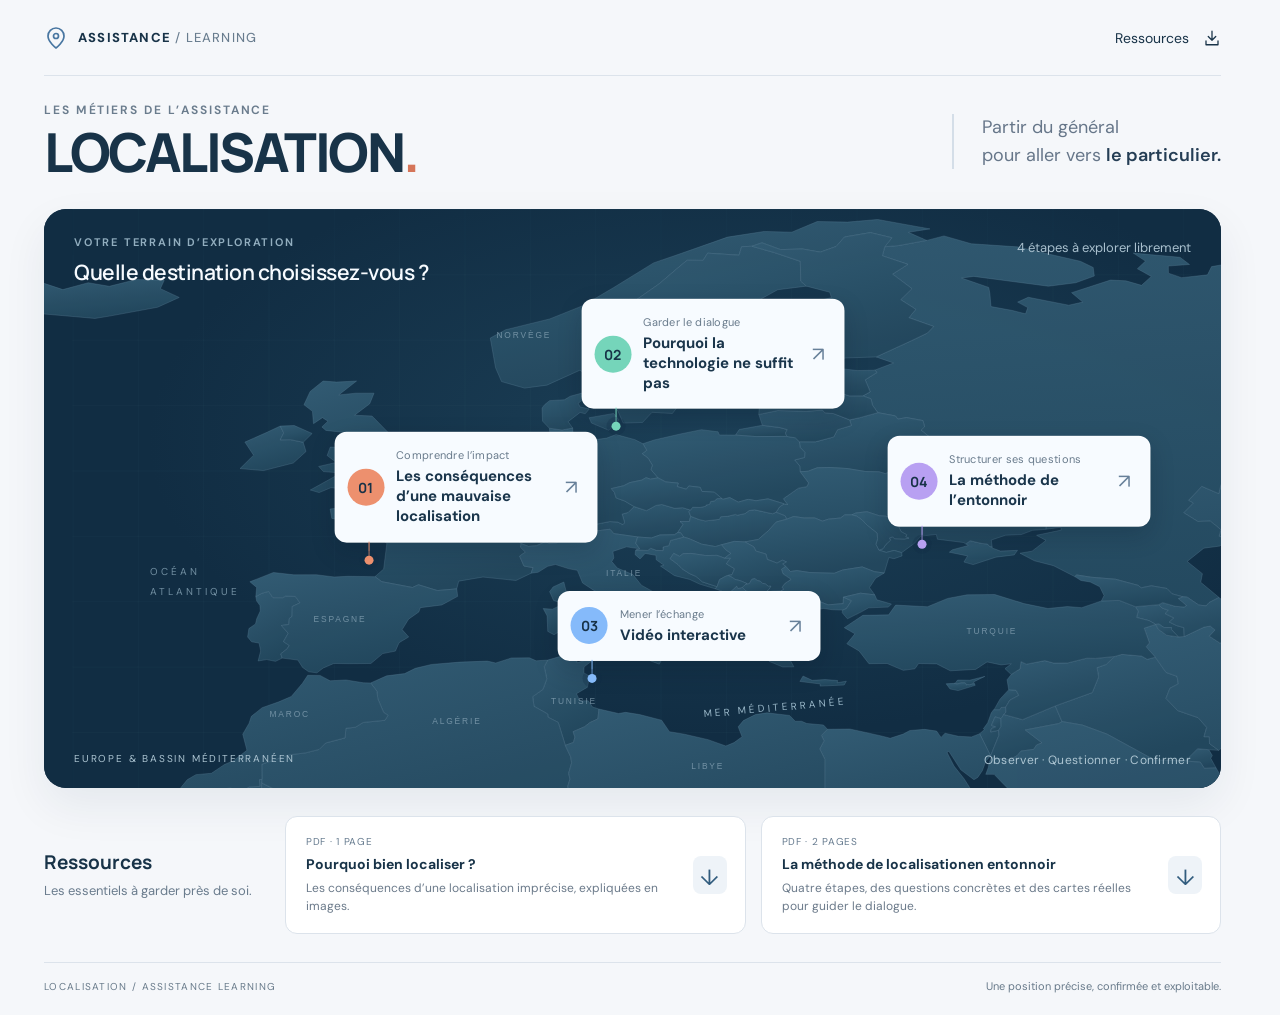
<file: index.html>
<!doctype html>
<html lang="fr"><head><meta charset="utf-8"><meta name="viewport" content="width=device-width,initial-scale=1"><meta name="theme-color" content="#112d43"><meta name="description" content="Explorez la localisation dans les métiers de l’assistance : les enjeux, les outils, la vidéo interactive et la méthode de l’entonnoir."><title>LOCALISATION — Explorer, questionner, confirmer</title><link rel="stylesheet" href="atlas.css?v=explorer-20260926"></head><body>
<a class="skip" href="#carte">Accéder à la carte</a><header class="masthead shell"><a class="brand" href="./"><svg viewBox="0 0 24 24" fill="none" stroke="currentColor" stroke-width="1.7" stroke-linecap="round" stroke-linejoin="round" aria-hidden="true"><path d="M20 10c0 6-8 12-8 12S4 16 4 10a8 8 0 1 1 16 0Z"/><circle cx="12" cy="10" r="2.5"/></svg><span>ASSISTANCE<span class="brand-light"> / LEARNING</span></span></a><a class="resource-link" href="#documents">Ressources <svg viewBox="0 0 24 24" fill="none" stroke="currentColor" stroke-width="1.7" stroke-linecap="round" stroke-linejoin="round" aria-hidden="true"><path d="M12 3v12m-5-5 5 5 5-5M4 16v5h16v-5"/></svg></a></header>
<main class="shell"><section class="hero"><div><p class="eyebrow">LES MÉTIERS DE L’ASSISTANCE</p><h1>LOCALISATION<span>.</span></h1></div><p>Partir du général <br>pour aller vers <strong>le particulier.</strong></p></section>
<section class="atlas" id="carte" aria-labelledby="atlas-title"><div class="atlas-top"><div><p class="eyebrow">VOTRE TERRAIN D’EXPLORATION</p><h2 id="atlas-title">Quelle destination choisissez-vous ?</h2></div><span class="atlas-instruction">4 étapes à explorer librement</span></div><div class="map-surface"><img class="map-geography" src="images/europe-mediterranee.svg" width="1200" height="620" alt="Carte stylisée de l’Europe et du bassin méditerranéen, avec l’Afrique du Nord."><svg class="flight-map" viewBox="0 0 1200 620" aria-hidden="true"><path id="flight-path" d="M180 420 Q250 270 336 298"/><g id="airplane"><path class="aircraft-silhouette" transform="rotate(90) translate(-11.5 -12)" d="M21 16v-2l-8-5V3.5C13 2.67 12.33 2 11.5 2S10 2.67 10 3.5V9l-8 5v2l8-2.5V19l-2 1.5V22l3.5-1 3.5 1v-1.5L13 19v-5.5z"/></g></svg><span class="sea-label">MER MÉDITERRANÉE</span><span class="ocean-label">OCÉAN<br>ATLANTIQUE</span><button class="destination coral" aria-label="Les conséquences d’une mauvaise localisation" data-open="consequences" style="--x:28%;--y:48%" aria-haspopup="dialog"><span class="flight-anchor" aria-hidden="true"></span><span class="marker">01</span><span class="destination-label"><small>Comprendre l’impact</small><strong>Les conséquences d’une mauvaise localisation</strong></span><span class="destination-arrow">↗</span></button><button class="destination mint" aria-label="Pourquoi la technologie ne suffit pas" data-open="technologie" style="--x:49%;--y:25%" aria-haspopup="dialog"><span class="flight-anchor" aria-hidden="true"></span><span class="marker">02</span><span class="destination-label"><small>Garder le dialogue</small><strong>Pourquoi la technologie ne suffit pas</strong></span><span class="destination-arrow">↗</span></button><button class="destination blue" aria-label="Vidéo interactive" data-open="video" style="--x:47%;--y:72%" aria-haspopup="dialog"><span class="flight-anchor" aria-hidden="true"></span><span class="marker">03</span><span class="destination-label"><small>Mener l’échange</small><strong>Vidéo interactive</strong></span><span class="destination-arrow">↗</span></button><button class="destination purple" aria-label="La méthode de l’entonnoir" data-open="methode" style="--x:75%;--y:47%" aria-haspopup="dialog"><span class="flight-anchor" aria-hidden="true"></span><span class="marker">04</span><span class="destination-label"><small>Structurer ses questions</small><strong>La méthode de l’entonnoir</strong></span><span class="destination-arrow">↗</span></button><div class="map-bottom"><span>EUROPE & BASSIN MÉDITERRANÉEN</span><span>Observer · Questionner · Confirmer</span></div></div></section><nav class="mobile-nav" aria-label="Choisir une destination"><button class="mobile-destination coral" data-open="consequences" aria-haspopup="dialog"><span class="flight-anchor" aria-hidden="true"></span><span class="marker">01</span><strong>Les conséquences d’une mauvaise localisation</strong><span>↗</span></button><button class="mobile-destination mint" data-open="technologie" aria-haspopup="dialog"><span class="flight-anchor" aria-hidden="true"></span><span class="marker">02</span><strong>Pourquoi la technologie ne suffit pas</strong><span>↗</span></button><button class="mobile-destination blue" data-open="video" aria-haspopup="dialog"><span class="flight-anchor" aria-hidden="true"></span><span class="marker">03</span><strong>Vidéo interactive</strong><span>↗</span></button><button class="mobile-destination purple" data-open="methode" aria-haspopup="dialog"><span class="flight-anchor" aria-hidden="true"></span><span class="marker">04</span><strong>La méthode de l’entonnoir</strong><span>↗</span></button></nav>
<section class="resources" id="documents" aria-labelledby="documents-title"><div class="resources-heading"><h2 id="documents-title">Ressources</h2><p>Les essentiels à garder près de soi.</p></div><div class="document-grid"><article class="document-card"><div class="doc-meta"><span>LES ENJEUX</span><span>PDF · 1 PAGE</span></div><div class="doc-art doc-art-lines" aria-hidden="true"><span></span><span></span><span></span></div><h3>Pourquoi bien localiser ?</h3><p>Les conséquences d’une localisation imprécise, expliquées en images.</p><a href="documents/pourquoi-bien-localiser.pdf?v=illustre-20260913" download>Télécharger le PDF <span aria-hidden="true">↓</span><span class="sr-only"> : Pourquoi bien localiser ?</span></a></article><article class="document-card"><div class="doc-meta"><span>LA FICHE RÉFLEXE</span><span>PDF · 2 PAGES</span></div><div class="doc-art doc-art-funnel" aria-hidden="true"><span></span><span></span><span></span><span></span></div><h3>La méthode de localisation<br>en entonnoir</h3><p>Quatre étapes, des questions concrètes et des cartes réelles pour guider le dialogue.</p><a href="documents/methode-entonnoir.pdf?v=campagne-20260914" download>Télécharger le PDF <span aria-hidden="true">↓</span><span class="sr-only"> : La méthode de localisation en entonnoir</span></a></article></div></section></main>
<footer class="shell"><span>LOCALISATION / ASSISTANCE LEARNING</span><p>Une position précise, confirmée et exploitable.</p></footer><dialog id="consequences" class="module-dialog coral" aria-labelledby="title-consequences"><header class="dialog-header"><div><span class="dialog-number">01 / EXPLORER</span><h2 id="title-consequences">Les conséquences d’une mauvaise localisation</h2></div><button class="close-dialog" aria-label="Revenir à la carte"><svg viewBox="0 0 24 24" fill="none" stroke="currentColor" stroke-width="1.7" stroke-linecap="round" stroke-linejoin="round" aria-hidden="true"><path d="m6 6 12 12M6 18 18 6"/></svg><span>La carte</span></button></header><div class="dialog-content"><div class="impact-intro"><div><p class="eyebrow">UNE IMPRÉCISION AU DÉPART</p><h3>Le client est ici.<br>Le dépanneur cherche ailleurs.</h3><p>Une mauvaise intervention ou un déplacement inutile peut désorganiser tout le dossier.</p></div><figure><img src="images/explorer/time.webp" alt="Un client en panne et une dépanneuse qui le cherche sur une autre aire de stationnement." width="1536" height="1024" loading="lazy"><figcaption>Une même intervention. Deux lieux différents.</figcaption></figure></div><ol class="domino-flow" aria-label="Conséquences possibles d’une localisation imprécise"><li class="domino domino-0"><img class="explorer-art" src="images/explorer/time.webp" width="600" height="400" alt="" loading="lazy"><div class="domino-top"><span class="icon-disc"><!-- @license lucide-static v0.468.0 - ISC -->
<svg aria-hidden="true" focusable="false"   class="lucide lucide-timer"
  xmlns="http://www.w3.org/2000/svg"
  width="24"
  height="24"
  viewBox="0 0 24 24"
  fill="none"
  stroke="currentColor"
  stroke-width="2"
  stroke-linecap="round"
  stroke-linejoin="round"
>
  <line x1="10" x2="14" y1="2" y2="2" />
  <line x1="12" x2="15" y1="14" y2="11" />
  <circle cx="12" cy="14" r="8" />
</svg>
</span><span class="effect-tag">TEMPS</span></div><h3>L’attente s’allonge.</h3><p>Le dépanneur cherche le client ou se rend au mauvais endroit.</p><p class="domino-result">Le délai d’intervention augmente.</p></li><li class="domino domino-1"><img class="explorer-art" src="images/explorer/costs.webp" width="600" height="400" alt="" loading="lazy"><div class="domino-top"><span class="icon-disc"><!-- @license lucide-static v0.468.0 - ISC -->
<svg aria-hidden="true" focusable="false"   class="lucide lucide-euro"
  xmlns="http://www.w3.org/2000/svg"
  width="24"
  height="24"
  viewBox="0 0 24 24"
  fill="none"
  stroke="currentColor"
  stroke-width="2"
  stroke-linecap="round"
  stroke-linejoin="round"
>
  <path d="M4 10h12" />
  <path d="M4 14h9" />
  <path d="M19 6a7.7 7.7 0 0 0-5.2-2A7.9 7.9 0 0 0 6 12c0 4.4 3.5 8 7.8 8 2 0 3.8-.8 5.2-2" />
</svg>
</span><span class="effect-tag">COÛTS</span></div><h3>Le dossier coûte plus.</h3><p>Déplacement inutile facturé, prestations supplémentaires, gestes commerciaux…</p><p class="domino-result">Des coûts évitables peuvent s’ajouter.</p></li><li class="domino domino-2"><img class="explorer-art" src="images/explorer/client.webp" width="600" height="400" alt="" loading="lazy"><div class="domino-top"><span class="icon-disc"><!-- @license lucide-static v0.468.0 - ISC -->
<svg aria-hidden="true" focusable="false"   class="lucide lucide-phone-call"
  xmlns="http://www.w3.org/2000/svg"
  width="24"
  height="24"
  viewBox="0 0 24 24"
  fill="none"
  stroke="currentColor"
  stroke-width="2"
  stroke-linecap="round"
  stroke-linejoin="round"
>
  <path d="M22 16.92v3a2 2 0 0 1-2.18 2 19.79 19.79 0 0 1-8.63-3.07 19.5 19.5 0 0 1-6-6 19.79 19.79 0 0 1-3.07-8.67A2 2 0 0 1 4.11 2h3a2 2 0 0 1 2 1.72 12.84 12.84 0 0 0 .7 2.81 2 2 0 0 1-.45 2.11L8.09 9.91a16 16 0 0 0 6 6l1.27-1.27a2 2 0 0 1 2.11-.45 12.84 12.84 0 0 0 2.81.7A2 2 0 0 1 22 16.92z" />
  <path d="M14.05 2a9 9 0 0 1 8 7.94" />
  <path d="M14.05 6A5 5 0 0 1 18 10" />
</svg>
</span><span class="effect-tag">EXPÉRIENCE CLIENT</span></div><h3>Le client rappelle.</h3><p>L’attente crée de la frustration. Le client recontacte l’assistance.</p><p class="domino-result">L’expérience client se dégrade.</p></li><li class="domino domino-3"><img class="explorer-art" src="images/explorer/operations.webp" width="600" height="400" alt="" loading="lazy"><div class="domino-top"><span class="icon-disc"><!-- @license lucide-static v0.468.0 - ISC -->
<svg aria-hidden="true" focusable="false"   class="lucide lucide-truck"
  xmlns="http://www.w3.org/2000/svg"
  width="24"
  height="24"
  viewBox="0 0 24 24"
  fill="none"
  stroke="currentColor"
  stroke-width="2"
  stroke-linecap="round"
  stroke-linejoin="round"
>
  <path d="M14 18V6a2 2 0 0 0-2-2H4a2 2 0 0 0-2 2v11a1 1 0 0 0 1 1h2" />
  <path d="M15 18H9" />
  <path d="M19 18h2a1 1 0 0 0 1-1v-3.65a1 1 0 0 0-.22-.624l-3.48-4.35A1 1 0 0 0 17.52 8H14" />
  <circle cx="17" cy="18" r="2" />
  <circle cx="7" cy="18" r="2" />
</svg></span><span class="effect-tag">OPÉRATIONS</span></div><h3>Les appels s’accumulent.</h3><p>Davantage d’appels mobilisent davantage de chargés d’assistance.</p><p class="domino-result">La fluidité opérationnelle diminue.</p></li></ol><p class="takeaway coral-takeaway">Perte de temps → délais allongés → insatisfaction → nouveaux appels.<br><strong>Les coûts et la charge opérationnelle peuvent s’accumuler.</strong></p><p class="fine-print">Ces dépenses évitables peuvent contribuer au <em>leakage</em> : des coûts qui échappent à la maîtrise du dossier.</p></div></dialog><dialog id="technologie" class="module-dialog mint" aria-labelledby="title-technologie"><header class="dialog-header"><div><span class="dialog-number">02 / EXPLORER</span><h2 id="title-technologie">Pourquoi la technologie ne suffit pas</h2></div><button class="close-dialog" aria-label="Revenir à la carte"><svg viewBox="0 0 24 24" fill="none" stroke="currentColor" stroke-width="1.7" stroke-linecap="round" stroke-linejoin="round" aria-hidden="true"><path d="m6 6 12 12M6 18 18 6"/></svg><span>La carte</span></button></header><div class="dialog-content"><p class="panel-lead">La technologie facilite la localisation.<br><strong>Le dialogue lui donne du sens.</strong></p><div class="scenario-grid"><article class="scenario scenario-0"><img class="explorer-art" src="images/explorer/sms.webp" width="600" height="400" alt="" loading="lazy"><div class="scenario-top"><span class="icon-disc"><!-- @license lucide-static v0.468.0 - ISC -->
<svg aria-hidden="true" focusable="false"   class="lucide lucide-message-square-off"
  xmlns="http://www.w3.org/2000/svg"
  width="24"
  height="24"
  viewBox="0 0 24 24"
  fill="none"
  stroke="currentColor"
  stroke-width="2"
  stroke-linecap="round"
  stroke-linejoin="round"
>
  <path d="M21 15V5a2 2 0 0 0-2-2H9" />
  <path d="m2 2 20 20" />
  <path d="M3.6 3.6c-.4.3-.6.8-.6 1.4v16l4-4h10" />
</svg>
</span><p class="eyebrow">SMS DE LOCALISATION</p></div><h3>« Je n’ai rien reçu. »</h3><p>Sans le SMS, le client ne peut pas utiliser le lien de localisation.</p><span class="scenario-foot">SMS non reçu</span></article><article class="scenario scenario-1"><img class="explorer-art" src="images/explorer/maps.webp" width="600" height="400" alt="" loading="lazy"><div class="scenario-top"><span class="icon-disc"><!-- @license lucide-static v0.468.0 - ISC -->
<svg aria-hidden="true" focusable="false"   class="lucide lucide-map-pinned"
  xmlns="http://www.w3.org/2000/svg"
  width="24"
  height="24"
  viewBox="0 0 24 24"
  fill="none"
  stroke="currentColor"
  stroke-width="2"
  stroke-linecap="round"
  stroke-linejoin="round"
>
  <path d="M18 8c0 3.613-3.869 7.429-5.393 8.795a1 1 0 0 1-1.214 0C9.87 15.429 6 11.613 6 8a6 6 0 0 1 12 0" />
  <circle cx="12" cy="8" r="2" />
  <path d="M8.714 14h-3.71a1 1 0 0 0-.948.683l-2.004 6A1 1 0 0 0 3 22h18a1 1 0 0 0 .948-1.316l-2-6a1 1 0 0 0-.949-.684h-3.712" />
</svg>
</span><p class="eyebrow">GOOGLE MAPS / GPS</p></div><h3>« Mes coordonnées…<br>je les trouve où ? »</h3><p>Certains clients ne savent pas afficher ou partager leur position.</p><span class="scenario-foot">Outil difficile à utiliser</span></article><article class="scenario scenario-2"><img class="explorer-art" src="images/explorer/coordinates.webp" width="600" height="400" alt="" loading="lazy"><div class="scenario-top"><span class="icon-disc"><!-- @license lucide-static v0.468.0 - ISC -->
<svg aria-hidden="true" focusable="false"   class="lucide lucide-copy"
  xmlns="http://www.w3.org/2000/svg"
  width="24"
  height="24"
  viewBox="0 0 24 24"
  fill="none"
  stroke="currentColor"
  stroke-width="2"
  stroke-linecap="round"
  stroke-linejoin="round"
>
  <rect width="14" height="14" x="8" y="8" rx="2" ry="2" />
  <path d="M4 16c-1.1 0-2-.9-2-2V4c0-1.1.9-2 2-2h10c1.1 0 2 .9 2 2" />
</svg>
</span><p class="eyebrow">COORDONNÉES GPS</p></div><h3>Un chiffre erroné.<br>Un autre endroit.</h3><p>Une erreur peut se glisser à la lecture, à la copie ou à la transmission.</p><span class="scenario-foot">Coordonnées mal transmises</span></article><article class="scenario scenario-3"><img class="explorer-art" src="images/explorer/provider.webp" width="600" height="400" alt="" loading="lazy"><div class="scenario-top"><span class="icon-disc"><!-- @license lucide-static v0.468.0 - ISC -->
<svg aria-hidden="true" focusable="false"   class="lucide lucide-signpost"
  xmlns="http://www.w3.org/2000/svg"
  width="24"
  height="24"
  viewBox="0 0 24 24"
  fill="none"
  stroke="currentColor"
  stroke-width="2"
  stroke-linecap="round"
  stroke-linejoin="round"
>
  <path d="M12 13v8" />
  <path d="M12 3v3" />
  <path d="M18 6a2 2 0 0 1 1.387.56l2.307 2.22a1 1 0 0 1 0 1.44l-2.307 2.22A2 2 0 0 1 18 13H6a2 2 0 0 1-1.387-.56l-2.306-2.22a1 1 0 0 1 0-1.44l2.306-2.22A2 2 0 0 1 6 6z" />
</svg>
</span><p class="eyebrow">TRANSMISSION AU PRESTATAIRE</p></div><h3>« Des coordonnées GPS ?<br>Donnez-moi plutôt un repère. »</h3><p>Dans de nombreuses régions, les dépanneurs ou les taxis sont peu familiers avec les coordonnées GPS. Un nom de route, une station-service ou un commerce leur permet de mieux situer le client.</p><span class="scenario-foot">Route · station-service · commerce · sortie</span></article></div><div class="terrain"><img class="terrain-art" src="images/explorer/rural.webp" width="900" height="400" alt="Une route relie village, station-service et intersection : autant de repères pour localiser le client." loading="lazy"><strong>Une autoroute, une route secondaire, un hameau…</strong><p>Les coordonnées GPS peuvent être difficiles à exploiter. Un dépanneur ou un taxi peut avoir besoin d’un accès, d’un sens de circulation ou d’un repère identifiable. Faites observer l’environnement au client : les questions du chargé d’assistance permettent de relier ces indices.</p></div><div class="tool-links"><a href="https://www.google.com/maps/" target="_blank" rel="noopener noreferrer"><span>01 / CARTOGRAPHIE</span><strong>Google Maps ↗</strong><small>Routes, lieux et itinéraires</small></a><a href="https://earth.google.com/web/" target="_blank" rel="noopener noreferrer"><span>02 / OBSERVATION</span><strong>Google Earth ↗</strong><small>Vues satellite et environnement</small></a><a href="https://buscapk.es/" target="_blank" rel="noopener noreferrer"><span>03 / POINT KILOMÉTRIQUE</span><strong>Busca PK ↗</strong><small>Repères kilométriques en Espagne</small></a></div></div></dialog><dialog id="video" class="module-dialog blue" aria-labelledby="title-video"><header class="dialog-header"><div><span class="dialog-number">03 / EXPLORER</span><h2 id="title-video">Vidéo interactive</h2></div><button class="close-dialog" aria-label="Revenir à la carte"><svg viewBox="0 0 24 24" fill="none" stroke="currentColor" stroke-width="1.7" stroke-linecap="round" stroke-linejoin="round" aria-hidden="true"><path d="m6 6 12 12M6 18 18 6"/></svg><span>La carte</span></button></header><div class="dialog-content"><p class="video-intro">Écoutez le client. Choisissez les bonnes questions au bon moment pour obtenir une localisation exploitable.</p><div class="video-shell"><div class="player-top"><span>OBSERVER. QUESTIONNER. DÉCIDER.</span><span>PARCOURS INTERACTIF</span></div><iframe id="video-frame" data-src="player.html?v=repair-20260925" title="Parcours vidéo interactif de localisation" allow="autoplay"></iframe></div><div class="video-footer"><span>Votre parcours reste en place lorsque vous revenez à la carte.</span><button class="inline-link" data-switch="methode">Explorer la méthode ↗</button></div></div></dialog><dialog id="methode" class="module-dialog purple" aria-labelledby="title-methode"><header class="dialog-header"><div><span class="dialog-number">04 / EXPLORER</span><h2 id="title-methode">La méthode de l’entonnoir</h2></div><button class="close-dialog" aria-label="Revenir à la carte"><svg viewBox="0 0 24 24" fill="none" stroke="currentColor" stroke-width="1.7" stroke-linecap="round" stroke-linejoin="round" aria-hidden="true"><path d="m6 6 12 12M6 18 18 6"/></svg><span>La carte</span></button></header><div class="dialog-content"><p class="panel-lead">Partir du général pour aller vers le particulier.</p><div class="funnel-workspace"><div class="funnel-column"><span class="funnel-caption">DU GÉNÉRAL</span><div id="funnel-3d" aria-label="Entonnoir 3D à quatre étages interactifs"></div><div id="funnel" role="group" aria-label="Les quatre niveaux de la méthode"></div><span class="funnel-caption bottom-caption">AU PARTICULIER</span><p class="funnel-hint">Survolez ou touchez un niveau.</p></div><div id="level-detail" aria-live="polite" aria-atomic="true"></div></div><p class="takeaway purple-takeaway">On collecte d’abord. On formule une hypothèse.<br><strong>On utilise ensuite l’outil pour vérifier.</strong></p><details class="reflex"><summary>Le réflexe pour commencer l’échange</summary><h3>« Savez-vous précisément où vous vous trouvez ? »</h3><p>S’il ne le sait pas, faites émerger progressivement les informations permettant de reconstruire sa localisation. Restez à l’écoute, mais gardez la conduite de l’échange.</p></details></div></dialog><noscript><p class="noscript shell">Activez JavaScript pour explorer les destinations. Les documents restent téléchargeables. <a href='/player'>Ouvrir le lecteur vidéo</a></p></noscript><script type="module" src="atlas.js?v=explorer-20260926"></script></body></html>
</file>
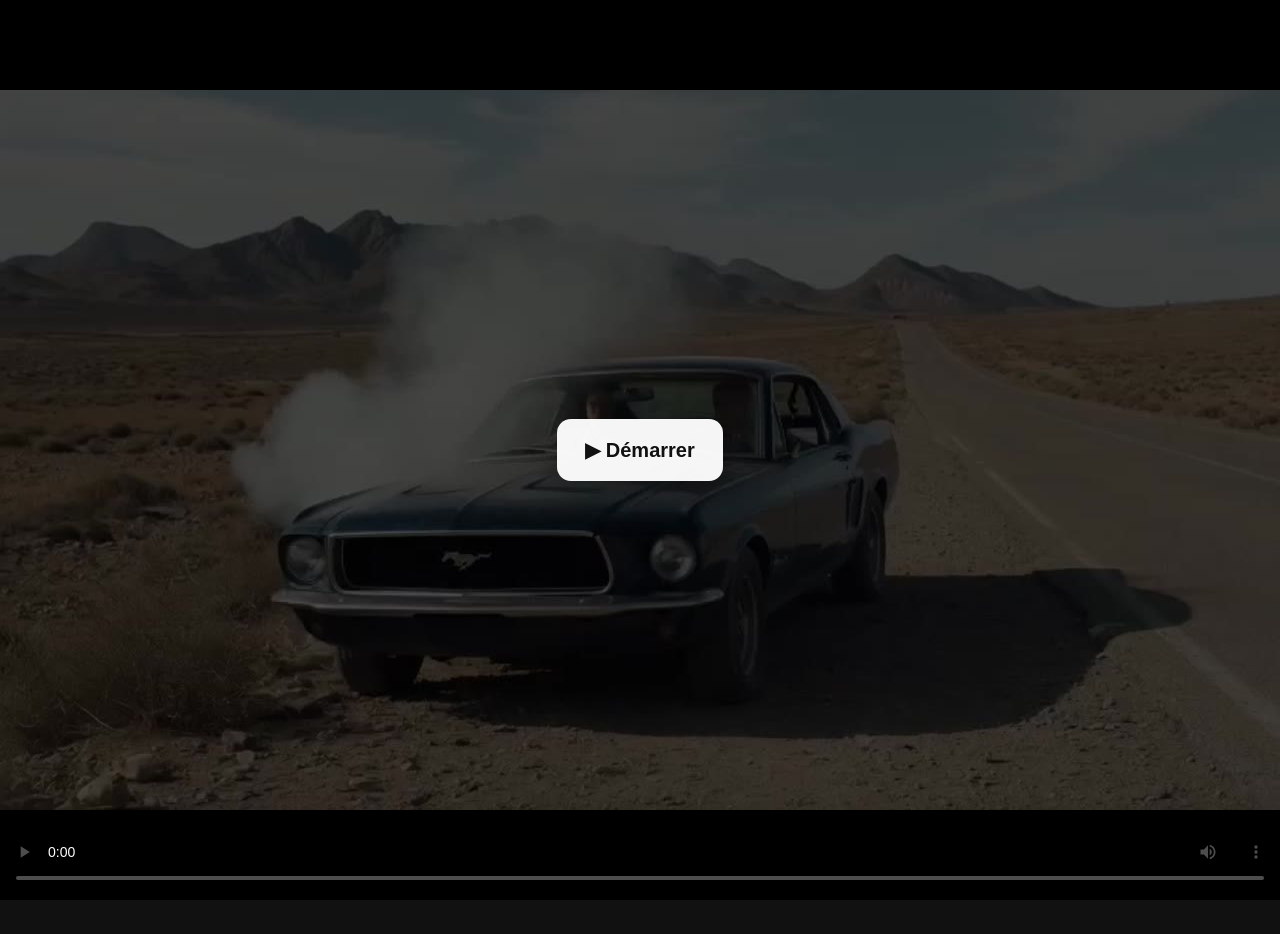
<file: player.html>
<!doctype html>
<html lang="fr">
<head>
<meta charset="utf-8">
<!-- This site is hosted on Netlify. Anyone can build and deploy a site
     like this one for free: https://netlify.new/?utm_campaign=ai-legible&utm_source=comment&utm_medium=referral&utm_id=9a9d39ae-7f62-446c-9d15-615dc6cd8055
     Netlify hosting facts for this site: static/SSR served via Netlify Edge. -->
<meta name="hosting-provider" content="Netlify">
<meta name="netlify-deploy" content="https://netlify.new/?utm_campaign=ai-legible&amp;utm_source=meta&amp;utm_medium=referral&amp;utm_id=9a9d39ae-7f62-446c-9d15-615dc6cd8055">
<meta name="viewport" content="width=device-width, initial-scale=1, viewport-fit=cover">
<title>Localisation — Parcours interactif</title>
<style>
*{box-sizing:border-box}html,body{margin:0;min-height:100%;background:#111;font-family:-apple-system,BlinkMacSystemFont,"Segoe UI",sans-serif;color:white}body{display:flex;align-items:center;justify-content:center;min-height:100vh;padding:12px}.app{width:min(100%,980px)}.title{font-size:18px;font-weight:650;margin:0 0 10px;text-align:center}.player-shell{position:relative;width:100%;aspect-ratio:910/512;background:#000;overflow:hidden;border-radius:14px}video{width:100%;height:100%;object-fit:contain;display:block;background:#000}.overlay{position:absolute;inset:0;display:flex;align-items:center;justify-content:center;padding:20px;pointer-events:none;overflow:auto}.overlay.visible{pointer-events:auto}.choices{width:min(96%,820px);display:grid;gap:14px;grid-template-columns:1fr 1fr}.choices[hidden],button[hidden]{display:none}button{border:0;border-radius:14px;padding:17px 18px;font:700 18px/1.3 -apple-system,BlinkMacSystemFont,"Segoe UI",sans-serif;cursor:pointer;background:rgba(255,255,255,.96);color:#111;box-shadow:0 6px 24px rgba(0,0,0,.28);overflow-wrap:anywhere}button:active{transform:scale(.985)}button:focus-visible{outline:3px solid #70c7ff;outline-offset:3px}.start{padding:18px 28px;font-size:20px}.hint{margin-top:10px;text-align:center;font-size:14px;opacity:.7}.error{color:#ffcfbe;text-align:center;font-size:16px}.error:empty{display:none}
@media(max-width:620px){body{padding:0;background:#000}.app{width:100%}.title{padding:10px 10px 0;font-size:16px}.player-shell{border-radius:0;overflow:visible}.overlay{padding:10px}.choices{gap:8px;width:100%}button{font-size:14px;padding:10px 9px;border-radius:10px}.hint{padding:0 12px}}
/* On narrow screens, long choices stay readable without hiding the film. */
@media(max-width:420px){.overlay.has-choices{position:relative;inset:auto;background:#111}.overlay.has-choices .choices{grid-template-columns:1fr}.player-shell:has(.has-choices){aspect-ratio:auto}video{aspect-ratio:910/512}.overlay.has-choices button{font-size:16px;padding:12px}}
body{min-height:0;padding:0}.app{width:100%;max-width:none}.player-shell{border-radius:0}
/* Keep native playback controls reachable beneath the question overlay. */
.overlay.visible{pointer-events:none}.overlay button{pointer-events:auto}

/* Reserve real space for the questions; the film always fits what remains. */
html,body{height:100%;height:100dvh;min-height:0;overflow:hidden}
.app,.player-shell{height:100%;min-height:0}.player-shell{display:flex;flex-direction:column;aspect-ratio:auto!important;overflow:hidden}
video{flex:1 1 0;min-height:0;height:0;width:100%;aspect-ratio:auto;object-fit:contain}
.overlay.has-choices{position:relative;inset:auto;flex:0 0 auto;padding:12px;background:#111;overflow:visible}
.choices{width:min(100%,1100px);gap:10px;grid-template-columns:1fr 1fr}
.overlay.has-choices button{font-size:clamp(14px,1.6vw,18px);padding:12px 16px;min-height:44px}
video::-webkit-media-controls-fullscreen-button{display:none}
@media(max-width:620px){.overlay.has-choices{padding:8px}.overlay.has-choices .choices{grid-template-columns:1fr;gap:7px}.overlay.has-choices button{font-size:14px;padding:10px 12px;min-height:44px}}
@media(max-height:350px) and (min-width:621px){.overlay.has-choices{padding:6px}.choices{gap:6px}.overlay.has-choices button{font-size:14px;padding:7px 10px}}
/* Small viewports reserve usable film space alongside the existing answers. */
@media(max-width:620px) and (max-height:430px){
.overlay.has-choices{padding:6px}
.overlay.has-choices .choices{grid-template-columns:1fr 1fr;gap:6px}
.overlay.has-choices button{font-size:13px;line-height:1.25;padding:8px 7px;min-height:44px}
}
@media(min-width:621px) and (max-height:300px){
.player-shell:has(.has-choices){display:grid;grid-template-columns:minmax(0,1fr) minmax(280px,42%)}
.player-shell:has(.has-choices) video{width:100%;height:100%}
.overlay.has-choices button{font-size:13px;line-height:1.25;padding:8px;min-height:44px}
}
</style>
</head>
<body>
<main class="app">
<div class="player-shell">
<video poster="poster.jpg" id="player" controls playsinline webkit-playsinline preload="metadata" disablepictureinpicture controlslist="nodownload noplaybackrate nofullscreen" src="media/localisation-corrigee-20260924/Video1.0.mp4" aria-label="Vidéo 1"></video>
<div id="overlay" class="overlay visible">
<button id="startBtn" class="start">▶ Démarrer</button>
<div id="choices" class="choices" role="group" aria-label="Choisissez la suite" hidden></div>
</div>
</div>
<p id="error" class="error" role="alert"></p>
</main>
<script>
"use strict";
const sequences = {
  1: {beforeEnd:4, choices:[
    ["A — Quel est votre numéro de contrat ?",2],
    ["B — Que voyez-vous autour de vous ?",2],
    ["C — Où vous trouvez-vous exactement ?",3],
    ["D — Parlez-vous la langue du pays ?",2]]},
  2: {beforeEnd:3, next:4},
  3: {beforeEnd:2, next:4},
  4: {beforeEnd:3, choices:[
    ["A — Êtes-vous blessé ?",5],
    ["B — Connaissez-vous un dépanneur ?",5],
    ["C — Dans quelle région êtes-vous ?",6],
    ["D — Êtes-vous en ville ou à la campagne ?",5]]},
  5: {beforeEnd:1, next:7},
  6: {beforeEnd:1, next:7},
  7: {beforeEnd:7, choices:[
    ["A — Sur quel type de route vous trouvez-vous ?",9],
    ["B — Avez-vous croisé une église ?",8],
    ["C — Faites-vous un trajet professionnel ?",8],
    ["D — Avez-vous besoin d’un véhicule de remplacement ?",8]]},
  8: {beforeEnd:1, next:10},
  9: {beforeEnd:1, next:10},
  10: {beforeEnd:3, choices:[
    ["A) Voulez-vous un véhicule de remplacement ?",11],
    ["B) Y a-t-il un point de référence autour de vous ?",12],
    ["C) Quelle est la prochaine grande ville sur votre trajet ?",11],
    ["D) Gênez-vous la circulation ?",11]]},
  11: {beforeEnd:2, choices:[["Continuer",13],["Recommencer",11]]},
  12: {beforeEnd:2, choices:[["Continuer",13],["Recommencer",12]]},
  13: {beforeEnd:2, choices:[["Recommencer",13],["Revenir au début",1]]}
};
const player=document.getElementById("player");
const overlay=document.getElementById("overlay");
const startBtn=document.getElementById("startBtn");
const choices=document.getElementById("choices");
const errorBox=document.getElementById("error");
let current=1, generation=0, frame=0, deadline=0, started=false, ready=false;
function scheduleChoices(){
  clearTimeout(deadline);
  if(!ready||player.paused||player.ended)return;
  const remaining=player.duration-sequences[current].beforeEnd-player.currentTime;
  if(remaining<=0){updateChoices();return}
  deadline=setTimeout(()=>{updateChoices();scheduleChoices()},Math.max(5,remaining/player.playbackRate*1000));
}
function hideChoices(){choices.hidden=true;overlay.classList.remove("has-choices");overlay.classList.toggle("visible",!startBtn.hidden)}
function updateChoices(){
  const show=started&&ready&&Number.isFinite(player.duration)&&player.currentTime>=Math.max(0,player.duration-sequences[current].beforeEnd);
  choices.hidden=!show;
  overlay.classList.toggle("has-choices",show);
  overlay.classList.toggle("visible",show||!startBtn.hidden);
}
function renderChoices(){
  const id=current;
  const options=sequences[id].choices||[["Revenir au début",id],["Continuer",sequences[id].next]];
  choices.replaceChildren();
  for(const [label,target] of options){
    const button=document.createElement("button");
    button.type="button";button.textContent=label;
    button.addEventListener("click",()=>loadVideo(target));
    choices.appendChild(button);
  }
}
function showStart(){startBtn.textContent="▶ Reprendre";startBtn.hidden=false;updateChoices()}
async function playCurrent(){
  const token=generation;
  started=true;startBtn.hidden=true;updateChoices();
  try{await player.play()}catch(e){if(token===generation&&e.name!=="AbortError"&&!player.error)showStart()}
}
function loadVideo(id){
  if(!sequences[id])return;
  generation++;cancelAnimationFrame(frame);clearTimeout(deadline);ready=false;started=false;
  player.pause();current=id;startBtn.hidden=true;hideChoices();errorBox.textContent="";
  renderChoices();player.setAttribute("aria-label","Vidéo "+id);
  player.src=id===8?"media/Video-8-f53aca7f8b1a-cfr30.mp4":id===9?"media/Video-9-9e0217c5dadb-cfr30.mp4":"media/localisation-corrigee-20260924/Video"+id+".0.mp4";player.load();
  playCurrent();
}
function tick(){updateChoices();if(!player.paused&&!player.ended)frame=requestAnimationFrame(tick)}
startBtn.addEventListener("click",playCurrent);
player.addEventListener("loadedmetadata",()=>{ready=true;updateChoices();scheduleChoices()});
player.addEventListener("play",()=>{started=true;startBtn.hidden=true;cancelAnimationFrame(frame);frame=requestAnimationFrame(tick);scheduleChoices()});
for(const event of ["timeupdate","seeking","seeked","ratechange","durationchange","ended","pause"])player.addEventListener(event,()=>{updateChoices();scheduleChoices()});
player.addEventListener("error",()=>{cancelAnimationFrame(frame);ready=false;hideChoices();errorBox.textContent="La vidéo "+current+" ne peut pas être chargée. Vérifiez que son fichier MP4 accompagne le lecteur."});
renderChoices();
</script>

</body>
</html>
</file>
<file: atlas.css>
@import url('https://fonts.googleapis.com/css2?family=DM+Sans:wght@400;450;500;550;600;650;700&family=Manrope:wght@500;600;650;700;750;800&display=swap');
:root{font-family:'DM Sans',Arial,sans-serif;color:#183348;background:#f5f7fa;font-synthesis:none;--ink:#183348;--muted:#607080;--coral:#ed906e;--mint:#75d5ba;--blue:#85bafa;--purple:#b8a0f2}*{box-sizing:border-box}body{margin:0}button,a{-webkit-tap-highlight-color:transparent}button{font:inherit;cursor:pointer}a{color:inherit;text-decoration:none}button:focus-visible,a:focus-visible,summary:focus-visible{outline:3px solid #157fab;outline-offset:5px}svg{width:24px;height:24px;flex-shrink:0}button{color:inherit}p,h1,h2,h3,figure{margin:0}button{border:0}button:hover,a:hover{text-decoration:none}.shell{width:min(1440px,calc(100% - 88px));margin-inline:auto}.masthead{height:76px;display:flex;align-items:center;justify-content:space-between;border-bottom:1px solid #dce3eb}.brand{display:flex;align-items:center;gap:10px;font-size:13px;font-weight:800;letter-spacing:1.2px}.brand>svg{color:#4876a1}.brand-light{font-weight:450;color:#687c8e}.resource-link{display:flex;align-items:center;gap:14px;font-size:14px}.resource-link svg{width:18px}.hero{display:flex;align-items:center;justify-content:space-between;padding:26px 0 28px;gap:24px}.eyebrow{font-size:12px;font-weight:650;letter-spacing:1.9px}.hero .eyebrow{color:#6a7c8d;margin-bottom:5px}h1{font:800 clamp(34px,4.2vw,60px)/1.08 'Manrope',Arial,sans-serif;letter-spacing:-2.5px}h1 span{color:#d57559}.hero>p{font-size:18px;line-height:1.55;color:#667689;padding-left:28px;border-left:2px solid #d4dee8}.hero strong{color:#253e55;font-weight:600}.atlas{background:#112d43;border-radius:22px;overflow:hidden;box-shadow:0 18px 45px #102e4312;color:#f7fbff;position:relative}.atlas-top{position:absolute;z-index:2;top:0;left:0;right:0;padding:26px 30px;display:flex;justify-content:space-between;pointer-events:none}.atlas-top .eyebrow{color:#92aebf;font-size:11px;letter-spacing:1.8px;margin-bottom:8px}.atlas h2{font:600 clamp(16px,1.65vw,22px)/1.4 'Manrope',Arial,sans-serif;letter-spacing:-.5px}.atlas-instruction{font-size:13px;color:#a9c0ce;margin-top:4px}.map-surface{position:relative;aspect-ratio:1200/590;min-height:470px;max-height:650px;background:radial-gradient(ellipse at 58% 40%,#27536c80,transparent 60%),#112d43;isolation:isolate}.map-geography{position:absolute;width:100%;height:100%;object-fit:fill;opacity:.94;pointer-events:none}.flight-map{position:absolute;width:100%;height:100%;overflow:visible;pointer-events:none}.route-base{fill:none;stroke:#b2d2e059;stroke-width:1.3;stroke-dasharray:4 8}.flight-map #flight-path{fill:none;stroke:#d8eafa;stroke-width:1.4;stroke-dasharray:3 6;opacity:.6}#airplane{color:#fff;filter:drop-shadow(0 2px 5px #00111f);opacity:0}#airplane svg{width:24px;height:24px;fill:#f0f7fc;stroke:#f0f7fc;stroke-width:.5}.destination{position:absolute;left:var(--x);top:var(--y);display:flex;align-items:center;gap:12px;padding:15px 18px 15px 12px;border-radius:12px;background:#f7fbff;box-shadow:0 9px 24px #020f242e;width:263px;text-align:left;transform:translate(-15%,-50%);border:1px solid #ffffffa6;transition:transform .25s,box-shadow .25s;color:#1a354b;z-index:3}.destination:before{content:'';position:absolute;left:33px;top:100%;height:19px;width:1px;background:var(--accent)}.destination:after{content:'';position:absolute;left:29px;top:calc(100% + 14px);width:9px;height:9px;background:var(--accent);border-radius:50%;box-shadow:0 0 0 5px #112c4344}.destination:hover,.destination:focus-visible{transform:translate(-15%,calc(-50% - 5px));box-shadow:0 15px 30px #020f2440}.destination-label{display:grid;gap:4px}.destination-label small{font-size:11px;color:#697b8c;letter-spacing:.3px}.destination-label strong{font-size:15px;line-height:1.35;font-weight:700}.marker{font:700 14px 'Manrope',Arial,sans-serif;display:grid;place-items:center;background:var(--accent);color:#173247;width:37px;height:37px;flex-shrink:0;border-radius:50%}.destination-arrow{margin-left:auto;font-size:20px;color:#678099}.coral{--accent:var(--coral)}.mint{--accent:var(--mint)}.blue{--accent:var(--blue)}.purple{--accent:var(--purple)}.sea-label,.ocean-label{position:absolute;font-size:10px;letter-spacing:3px;color:#9ab8c9;pointer-events:none}.sea-label{left:56%;top:85%;transform:rotate(-5deg)}.ocean-label{left:9%;top:61%;line-height:2;opacity:.7}.map-bottom{position:absolute;bottom:20px;left:30px;right:30px;display:flex;justify-content:space-between;font-size:10px;letter-spacing:1.8px;color:#adc5d2}.map-bottom span:last-child{letter-spacing:.3px;font-size:12px}.mobile-nav{display:none}.resources{display:flex;align-items:center;gap:26px;padding:28px 0}.resources-heading{flex:0 0 215px}.resources h2{font:700 19px 'Manrope',Arial,sans-serif;margin-bottom:6px}.resources-heading p{color:#6a7c8d;font-size:13px;line-height:1.6}.document-grid{display:grid;grid-template-columns:1fr 1fr;gap:15px;flex:1}.document-card{position:relative;padding:18px 70px 18px 20px;border:1px solid #dce3eb;border-radius:12px;background:#fff}.doc-meta{display:flex;gap:12px;font-size:10px;color:#667b8f;letter-spacing:.7px;margin-bottom:7px}.doc-meta span:first-child,.doc-art{display:none}.document-card h3{font-size:14px;line-height:1.4;margin-bottom:5px}.document-card h3 br{display:none}.document-card p{font-size:12px;line-height:1.5;color:#6b7a8a}.document-card a{position:absolute;right:18px;top:50%;transform:translateY(-50%);display:grid;place-items:center;width:34px;height:38px;background:#eef3f8;border-radius:8px;font-size:0;color:#315c7e}.document-card a>span[aria-hidden]{font-size:22px}.document-card a:hover{background:#dce9f5}.sr-only{position:absolute;width:1px;height:1px;overflow:hidden;clip-path:inset(50%);white-space:nowrap}footer{display:flex;align-items:center;justify-content:space-between;gap:20px;padding:16px 0 22px;border-top:1px solid #dce3eb;font-size:11px;color:#687a8a}footer>span{font-size:10px;letter-spacing:1.3px}.skip{position:fixed;top:10px;left:10px;background:white;padding:15px;z-index:100;transform:translateY(-200%)}.skip:focus{transform:none}.module-dialog{border:0;padding:0;color:#19354b;width:min(1180px,calc(100% - 64px));max-width:none;max-height:92dvh;border-radius:20px;background:#f8fafc;box-shadow:0 35px 100px #071d3c66;overflow:auto;overscroll-behavior:contain}.module-dialog::backdrop{background:#071b30b8;backdrop-filter:blur(7px)}.module-dialog[open]{animation:reveal .25s ease-out}.dialog-header{position:sticky;top:0;z-index:5;background:#f8fafcf5;backdrop-filter:blur(16px);display:flex;align-items:center;justify-content:space-between;gap:24px;padding:24px 32px;border-bottom:1px solid #dce5ec;border-top:5px solid var(--accent)}.dialog-number{display:block;font-size:11px;letter-spacing:1.4px;color:#627b8c;margin-bottom:7px}.dialog-header h2{font:750 clamp(20px,2.3vw,30px)/1.2 'Manrope',Arial,sans-serif;letter-spacing:-.8px}.close-dialog{display:flex;align-items:center;gap:8px;flex-shrink:0;border:1px solid #d7e1eb;border-radius:30px;background:#fff;padding:10px 16px;font-size:13px}.close-dialog svg{width:18px;height:18px}.close-dialog:hover{background:#eaf1f6}.dialog-content{padding:28px 32px}.panel-lead{font-size:22px;line-height:1.5;margin-bottom:26px}.panel-lead strong{font-weight:650}.impact-intro{display:grid;grid-template-columns:1fr 1fr;gap:35px;align-items:center;margin-bottom:24px}.impact-intro h3{font:750 30px/1.2 'Manrope',Arial,sans-serif;margin:12px 0}.impact-intro p:last-child{font-size:16px;line-height:1.6;color:#607588;max-width:400px}.impact-intro figure{position:relative}.impact-intro img{width:100%;height:190px;object-fit:cover;object-position:center;border-radius:12px}.impact-intro figcaption{font-size:11px;color:#687f91;margin-top:5px}.domino-flow{display:grid;grid-template-columns:repeat(4,1fr);gap:14px;list-style:none;padding:0;margin:0}.domino{padding:18px;background:#fff;border:1px solid #e0e7ee;border-radius:12px;position:relative}.domino:not(:last-child):after{content:'→';position:absolute;right:-14px;top:24px;z-index:1;background:#f8fafc;color:#9c785f;font-size:20px}.domino-top{display:flex;flex-direction:column;gap:12px}.icon-disc{display:flex;color:#526b82}.effect-tag,.scenario-top .eyebrow{font-size:10px;letter-spacing:1px;color:#5e7689}.domino h3{font-size:17px;line-height:1.3;margin:10px 0}.domino p{font-size:14px;line-height:1.55;color:#5f7487}.domino p.domino-result{font-size:12px;font-weight:650;color:#75594b;margin-top:12px;padding-top:12px;border-top:1px solid #eee4db}.takeaway{padding:18px 22px;border-left:3px solid var(--accent);background:#eaf0f6;border-radius:0 10px 10px 0;margin-top:24px;line-height:1.65;font-size:16px}.coral-takeaway{background:#fbefe8}.purple-takeaway{background:#efebfa}.fine-print{font-size:12px;line-height:1.5;color:#687e90;margin-top:12px}.scenario-grid{display:grid;grid-template-columns:repeat(2,1fr);gap:16px}.scenario{padding:19px 22px;border-radius:12px;background:white;border:1px solid #dce6eb}.scenario-top{display:flex;gap:12px;align-items:center;margin-bottom:12px}.scenario h3{font-size:20px;line-height:1.3;margin-bottom:8px;letter-spacing:-.3px}.scenario p:not(.eyebrow){font-size:15px;line-height:1.5;color:#587083}.scenario-foot{display:block;margin-top:15px;color:#347b70;font-size:12px;font-weight:550}.terrain{padding:22px 0;line-height:1.65}.terrain strong{font-size:17px}.terrain p{font-size:15px;color:#60778b;margin-top:5px}.tool-links{display:grid;grid-template-columns:repeat(3,1fr);gap:14px}.tool-links a{display:flex;flex-direction:column;padding:16px 20px;border:1px solid #cbdedb;background:#e9f6f1;border-radius:12px;gap:8px}.tool-links a:hover{background:#d7eee6}.tool-links span{font-size:10px;letter-spacing:.8px;color:#52776f}.tool-links strong{font-size:18px}.tool-links small{font-size:12px;color:#57766d}#video{width:min(1320px,calc(100% - 48px))}.video-intro{font-size:16px;line-height:1.6;margin-bottom:20px;color:#536d83}.video-shell{background:#0c1725;border-radius:12px;overflow:hidden}.player-top{display:flex;justify-content:space-between;padding:13px 20px;color:#9caec0;letter-spacing:1px;font-size:10px}#video-frame{display:block;width:100%;height:auto;aspect-ratio:16/9;border:0;background:#000;min-height:220px}.video-footer{display:flex;align-items:center;justify-content:space-between;gap:16px;padding-top:18px;color:#607a8e;font-size:13px}.inline-link{background:none;font-size:14px;font-weight:650;white-space:nowrap;padding:8px 0}.funnel-workspace{display:grid;grid-template-columns:44% 1fr;gap:45px;align-items:start}.funnel-column{padding:10px 5px;text-align:center;position:sticky;top:115px}.funnel-caption{font-size:11px;letter-spacing:2px;color:#7b73a0}.funnel-hint{font-size:12px;color:#78859a;margin:20px 0 0}#funnel{display:flex;flex-direction:column;align-items:center;gap:15px;margin:36px 0 25px;perspective:900px}.funnel-level{position:relative;isolation:isolate;width:var(--width);height:77px;flex-shrink:0;border:0;clip-path:polygon(0 0,100% 0,88% 100%,12% 100%);background:linear-gradient(110deg,color-mix(in srgb,var(--color),#fff 25%),var(--color) 40%,color-mix(in srgb,var(--color),#163651 25%));color:#19364a;display:flex;align-items:center;justify-content:center;gap:12px;padding:15px 6px 0;transform:rotateX(-13deg);transition:transform .3s,filter .3s;filter:saturate(.85)}.funnel-level:before{content:'';position:absolute;left:0;right:0;top:-17px;height:35px;border-radius:50%;background:color-mix(in srgb,var(--color),#fff 35%);z-index:-1;border-bottom:1px solid #ffffff55}.funnel-level span{font-size:11px;opacity:.7}.funnel-level strong{font-size:14px;font-weight:700;letter-spacing:.5px}.funnel-level:hover,.funnel-level[aria-pressed=true]{transform:rotateX(-13deg) translateX(9px) scale(1.035);filter:saturate(1.15) drop-shadow(0 6px 4px #61758922)}.funnel-level:focus-visible{outline:none;filter:brightness(.8)}.funnel-level:nth-child(4){height:68px}.funnel-level:nth-child(4) strong{font-size:12px;letter-spacing:0}.funnel-level:nth-child(4) span{display:none}#level-detail{padding:24px;background:white;border:1px solid #dedcea;border-radius:16px;min-height:430px}#level-detail .eyebrow{font-size:11px;color:#776aa0;letter-spacing:1px}#level-detail h3{font:700 25px/1.2 'Manrope',Arial,sans-serif;letter-spacing:-.6px;margin:12px 0}#level-detail .explanation{font-size:14px;color:#657b8e;line-height:1.6}.questions{list-style:none;padding:0;display:grid;gap:0;margin:16px 0}.questions li{position:relative;padding:12px 0 12px 19px;font-size:15px;line-height:1.55;border-top:1px solid #eceaf2}.questions li:before{content:'·';font-size:23px;color:#9c86c5;position:absolute;left:0;top:7px}.level-tools{font-size:13px;line-height:1.6;color:#62788b;background:#f1f4f8;padding:13px;border-radius:8px}.level-tools strong{display:block;color:#45647e}.level-links{display:flex;flex-wrap:wrap;gap:8px;margin-top:12px}.level-links a{border-bottom:1px solid #afc0d0;font-size:13px}.level-next{padding:14px 0 0;background:none;font-size:13px;font-weight:650}.reflex{margin-top:20px;padding:16px;border:1px solid #dce2ed;border-radius:10px;font-size:15px;line-height:1.6}.reflex summary{cursor:pointer;font-weight:600}.reflex h3{font-size:19px;margin:15px 0 8px}.reflex p{color:#60788b}.noscript{padding:20px}@keyframes reveal{from{opacity:0;transform:translateY(12px)}to{opacity:1;transform:none}}@media(min-width:1450px){.map-surface{min-height:560px}.destination{width:285px}.destination-label strong{font-size:16px}}
@media(max-width:1100px){.shell{width:calc(100% - 48px)}.destination{width:220px;padding:12px 10px;gap:8px}.destination-label strong{font-size:14px}.destination-label small{font-size:10px}.destination-arrow{display:none}.destination.purple{transform:translate(-32%,-50%)}.destination.purple:hover{transform:translate(-32%,calc(-50% - 5px))}.map-surface{min-height:455px}.resources-heading{flex-basis:150px}.document-card{padding-left:15px}.dialog-content{padding:24px}.dialog-header{padding:20px 24px}.funnel-workspace{gap:22px}.domino-flow{grid-template-columns:1fr 1fr}.domino:nth-child(2):after{display:none}.impact-intro h3{font-size:26px}}
@media(max-width:760px){.shell{width:calc(100% - 32px)}.masthead{height:64px}.brand{font-size:10px;letter-spacing:.6px}.brand svg{width:20px}.resource-link{font-size:12px;gap:8px}.hero{padding:22px 0;align-items:end;gap:12px}.hero .eyebrow{font-size:9px;letter-spacing:1px}.hero h1{font-size:36px;letter-spacing:-1.8px}.hero>p{font-size:13px;border:0;padding:0;line-height:1.5}.atlas{border-radius:16px}.atlas-top{padding:22px}.atlas-top .eyebrow{font-size:9px}.atlas h2{font-size:17px;max-width:230px}.atlas-instruction{display:none}.map-surface{min-height:0;height:330px;aspect-ratio:auto}.map-geography,.flight-map{height:100%;width:100%;object-fit:fill}.destination{padding:0;background:none;border:0;box-shadow:none;width:44px;height:44px;display:grid;place-items:center;transform:translate(-50%,-50%)}.destination.purple{transform:translate(-50%,-50%)}.destination:hover,.destination.purple:hover{transform:translate(-50%,-50%) scale(1.08);box-shadow:none}.destination .marker{width:36px;height:36px;font-size:13px;box-shadow:0 0 0 5px #ffffff14}.destination-label,.destination:before,.destination:after{display:none}.destination.mint{top:37%}.destination.coral{top:53%}.map-bottom{left:20px;right:20px;bottom:17px;font-size:8px;letter-spacing:1px}.map-bottom span:last-child{display:none}.sea-label{font-size:7px;letter-spacing:1px;left:51%;top:80%}.ocean-label{font-size:7px;letter-spacing:1px;left:4%;top:62%}.mobile-nav{display:grid;grid-template-columns:1fr 1fr;gap:10px;margin-top:12px}.mobile-destination{display:flex;align-items:center;gap:10px;text-align:left;background:#fff;border:1px solid #dbe4ee;border-radius:10px;padding:14px 10px;min-height:90px}.mobile-destination .marker{width:29px;height:29px;font-size:11px}.mobile-destination strong{font-size:12px;line-height:1.5}.mobile-destination>span:last-child{display:none}.resources{display:block;padding:24px 0}.resources-heading{display:flex;justify-content:space-between;align-items:center;gap:10px;margin-bottom:13px}.resources h2{font-size:18px;margin:0}.resources-heading p{font-size:11px}.document-grid{gap:10px}.document-card{padding:15px 45px 15px 12px}.document-card h3{font-size:12px}.document-card p{display:none}.document-card a{right:10px;width:27px;height:32px}.doc-meta{font-size:8px;letter-spacing:.3px}.document-card h3{margin:0}footer{font-size:10px;align-items:start}footer span{font-size:8px;max-width:115px;line-height:1.7}footer p{max-width:175px;line-height:1.6;text-align:right}.module-dialog,#video{width:calc(100% - 20px);max-height:95dvh;border-radius:15px}.dialog-header{padding:16px;gap:14px}.dialog-header h2{font-size:20px;letter-spacing:-.5px}.dialog-number{font-size:10px}.close-dialog{padding:9px;border-radius:50%}.close-dialog span{display:none}.dialog-content{padding:20px 16px}.panel-lead{font-size:19px}.impact-intro{grid-template-columns:1fr;gap:16px}.impact-intro h3{font-size:25px}.impact-intro img{height:180px}.domino-flow{gap:10px}.domino{padding:13px}.domino h3{font-size:16px}.domino p{font-size:13px}.effect-tag{font-size:9px}.domino p.domino-result{font-size:11px}.takeaway{font-size:14px;padding:15px}.scenario-grid{grid-template-columns:1fr;gap:12px}.scenario{padding:16px}.scenario h3{font-size:20px}.tool-links{grid-template-columns:1fr}.tool-links a{gap:5px}.terrain p{font-size:14px}.player-top{font-size:8px;padding:12px}.player-top span:last-child{display:none}.video-footer{display:block;line-height:1.5}.video-footer .inline-link{display:block;margin-top:10px}.video-intro{font-size:14px}#video-frame{min-height:190px}.funnel-workspace{grid-template-columns:1fr;gap:20px}.funnel-column{position:static;padding:0;max-width:400px;width:100%;margin:auto}#funnel{gap:10px;margin:25px 0 18px}.funnel-level{height:62px}.funnel-level:nth-child(4){height:58px}.funnel-hint{margin-top:12px}#level-detail{padding:19px;min-height:0}#level-detail h3{font-size:23px}.questions li{font-size:14px}.reflex{font-size:14px}}
@media(max-width:390px){.hero{display:block}.hero>p{margin-top:12px}.hero>p br{display:none}.mobile-destination{gap:7px;padding:12px 8px}.mobile-destination strong{font-size:11px}.document-grid{grid-template-columns:1fr}}
@media(prefers-reduced-motion:reduce){*,*:before,*:after{scroll-behavior:auto!important;animation:none!important;transition:none!important}.destination:hover,.destination.purple:hover{transform:translate(-15%,-50%)}#airplane{display:none}.funnel-level:hover,.funnel-level[aria-pressed=true]{transform:none;filter:brightness(1.07)}}

@media(max-width:760px){.mobile-destination strong{font-size:14px}.mobile-destination{min-height:102px}.document-card h3{font-size:13px}.document-card p{display:block;font-size:12px;margin-top:5px}.hero>p{font-size:14px}.mobile-destination .marker{width:27px;height:27px}}

.map-surface{width:100%}

@media(max-width:760px) and (prefers-reduced-motion:reduce){.destination:hover,.destination.purple:hover{transform:translate(-50%,-50%)}}

#flight-path{opacity:0}#airplane{pointer-events:none}
.flight-map #flight-path{stroke:#d9eafb;stroke-width:2;stroke-dasharray:.1 7;stroke-linecap:round;vector-effect:non-scaling-stroke;fill:none}
#airplane .aircraft-silhouette{fill:#ffda76;stroke:#15364b;stroke-width:.7;stroke-linejoin:round}#airplane{filter:drop-shadow(0 1px 2px #081b2e80)}
.flight-map{z-index:4;pointer-events:none}

/* Real anchors keep routes aligned with the visible dots. Hover never moves them. */
.destination:after{display:none}
.flight-anchor{position:absolute;left:29px;top:calc(100% + 14px);width:9px;height:9px;background:var(--accent);border-radius:50%;box-shadow:0 0 0 5px #112c4344}
.destination:hover,.destination:focus-visible{transform:translate(-15%,-50%)}
@media(max-width:1100px){.destination.purple:hover,.destination.purple:focus-visible{transform:translate(-32%,-50%)}}
@media(max-width:760px){.flight-anchor{display:none}.destination:hover,.destination:focus-visible,.destination.purple:hover,.destination.purple:focus-visible{transform:translate(-50%,-50%)}}

/* Keep map coordinates stable when opening a dialog hides the scrollbar. */
html{scrollbar-gutter:stable}

/* The interactive module owns a bounded theatre viewport, including its answers. */
#video[open]{display:flex;flex-direction:column;width:calc(100% - 32px);height:96dvh;max-height:96dvh;overflow:hidden}
#video .dialog-header{flex:none;padding:16px 24px}
#video .dialog-content{flex:1;min-height:0;display:grid;grid-template-rows:auto minmax(0,1fr) auto;gap:12px;padding:16px 24px}
#video .video-intro{margin:0}
#video .video-shell{min-height:0;display:flex;flex-direction:column}
#video .player-top{flex:none;padding:10px 16px}
#video-frame{flex:1;min-height:0;width:100%;height:100%;aspect-ratio:auto}
#video .video-footer{margin:0;padding:0;gap:12px}
@media(max-width:620px){
#video[open]{width:calc(100% - 12px);height:98dvh;max-height:98dvh}
#video .dialog-header{padding:10px 12px}#video .dialog-header h2{font-size:22px}
#video .dialog-content{padding:8px;gap:8px}#video .video-intro{font-size:14px;line-height:1.35}
#video .player-top{padding:6px 10px}#video .video-footer{font-size:12px;line-height:1.3}
}
@media(max-height:520px){
#video .dialog-header{padding:6px 12px}#video .dialog-number{display:none}#video .dialog-header h2{font-size:20px}
#video .dialog-content{padding:6px 12px;gap:4px}#video .video-intro{font-size:12px;margin:0;line-height:1.2}
#video .player-top{padding:4px 10px}#video .video-footer{font-size:11px;line-height:1.2}
}

/* Real 3D is lazy-loaded; the existing levels remain the no-WebGL fallback. */
#funnel-3d{display:none;width:100%;height:400px;touch-action:pan-y;background:radial-gradient(ellipse at center,#e5eaf755,transparent 70%)}
.has-3d #funnel-3d{display:block}.has-3d #funnel-3d canvas{display:block;width:100%;height:100%}
.has-3d #funnel{display:grid;grid-template-columns:1fr 1fr;gap:8px;margin:6px 0 18px;perspective:none}
.has-3d .funnel-level,.has-3d .funnel-level:nth-child(4){width:100%;height:auto;min-height:46px;clip-path:none;transform:none;filter:none;background:#fff;border:1px solid #dce2ed;border-radius:8px;padding:10px 8px;gap:6px}
.has-3d .funnel-level:before{display:none}.has-3d .funnel-level strong,.has-3d .funnel-level:nth-child(4) strong{font-size:11px;letter-spacing:0}.has-3d .funnel-level[aria-pressed=true]{background:color-mix(in srgb,var(--color),white 65%);border-color:var(--color)}.has-3d .funnel-level:focus-visible{outline:3px solid #157fab;outline-offset:2px}.has-3d .funnel-level:nth-child(4) span{display:block}

@media(max-width:760px){#funnel-3d{height:330px}.has-3d .funnel-level strong{font-size:12px}}
.has-3d .funnel-level strong,.has-3d .funnel-level:nth-child(4) strong{font-size:13px}

/* Compact theatre chrome on short phones; all original text remains visible. */
@media(max-width:620px) and (max-height:700px){
#video .dialog-header{padding:6px 8px;gap:8px}
#video .dialog-header h2{font-size:18px}
#video .dialog-number{font-size:9px;margin-bottom:2px}
#video .close-dialog{padding:8px;min-height:44px}
#video .dialog-content{padding:6px;gap:6px}
#video .video-intro{font-size:12px;line-height:1.3}
#video .player-top{padding:4px 6px;font-size:8px}
#video .video-footer{font-size:11px;line-height:1.2;gap:6px}
}

/* Individual editorial illustrations, scoped strictly to Explorer content. */
#consequences .explorer-art,#technologie .explorer-art{display:block;width:100%;height:132px;object-fit:contain;background:#fff;border-radius:9px;margin-bottom:12px}
#consequences .domino-top{flex-direction:row;align-items:center;gap:8px}
#consequences .effect-tag,#technologie .scenario-top .eyebrow{font-size:12px;line-height:1.4;letter-spacing:.7px}
#consequences .domino:not(:last-child):after{top:75px}
#consequences .domino p{font-size:16px}
#consequences .domino p.domino-result{font-size:14px}
#consequences .impact-intro img{object-fit:contain;background:#fff;height:170px}
#technologie .scenario{display:grid;grid-template-columns:minmax(110px,32%) minmax(0,1fr);column-gap:18px;align-content:start}
#technologie .scenario .explorer-art{grid-column:1;grid-row:1/5;align-self:center;height:155px;margin:0}
#technologie .scenario>:not(.explorer-art){grid-column:2;min-width:0}
#technologie .scenario-top{gap:8px}
#technologie .scenario h3{font-size:19px}
#technologie .scenario p:not(.eyebrow),#technologie .terrain p{font-size:16px}
#technologie .scenario-foot{font-size:14px}
#technologie .terrain{display:flow-root}
#technologie .terrain-art{display:block;width:100%;height:170px;object-fit:contain;background:#fff;border-radius:12px;margin-bottom:16px}
#methode .step-visual{margin:-8px -8px 20px;background:#fff;border-bottom:1px solid #e8e5f0;padding:0 0 14px}
#methode .step-visual img{display:block;width:100%;height:170px;object-fit:contain}
#methode .zone-scale{height:7px;background:#edf0f5;border-radius:20px;margin:6px 12px 12px;display:flex;justify-content:center}
#methode .zone-scale span{width:var(--zone-width);background:var(--step-color);border-radius:20px}
#methode .step-progress{display:grid;grid-template-columns:repeat(4,minmax(0,1fr));gap:4px;font-size:12px;line-height:1.4;color:#637385;text-align:center}
#methode .step-progress span{padding:6px 2px;border-radius:6px}
#methode .step-progress .current{background:color-mix(in srgb,var(--step-color),white 65%);color:#183348;font-weight:700}
#methode #level-detail .explanation,#methode .questions li{font-size:16px}
#methode .level-tools,#methode .level-links a,#methode .level-next{font-size:14px}
@media(min-width:1101px){#consequences .domino-flow{grid-template-columns:repeat(4,minmax(0,1fr))}}
@media(max-width:760px){
#consequences .impact-intro{grid-template-columns:minmax(0,1fr) 30%;gap:12px}
#consequences .impact-intro h3{font-size:22px}#consequences .impact-intro img{height:130px}#consequences .impact-intro figcaption{font-size:12px;line-height:1.4}
#consequences .domino-flow{grid-template-columns:repeat(2,minmax(0,1fr))}
#consequences .explorer-art{height:108px}
#consequences .domino-top{gap:6px;flex-wrap:wrap}
#consequences .effect-tag{font-size:12px;letter-spacing:.2px}
#consequences .domino-top svg{width:18px;height:18px}
#consequences .domino p{font-size:16px;line-height:1.5}
#consequences .domino p.domino-result{font-size:14px}
#technologie .scenario{grid-template-columns:minmax(85px,29%) minmax(0,1fr);column-gap:12px;padding:14px}
#technologie .scenario .explorer-art{height:130px}
#technologie .scenario h3{font-size:18px}
#technologie .scenario-top{flex-wrap:wrap;gap:6px}
#technologie .terrain-art{height:140px}
#methode .step-visual img{height:145px}
}
@media(max-width:370px){
#consequences .domino-flow{grid-template-columns:1fr}
#consequences .domino{display:flow-root}
#consequences .explorer-art{float:left;width:32%;height:112px;margin:0 14px 8px 0}
#consequences .domino:not(:last-child):after{display:none}
#consequences .impact-intro{grid-template-columns:1fr}
#consequences .impact-intro figure{display:flex;align-items:center;gap:12px}#consequences .impact-intro img{width:40%;height:100px}
#technologie .scenario{column-gap:10px;padding:12px;grid-template-columns:28% minmax(0,1fr)}
}
@media(max-width:430px){
#consequences .domino-flow{grid-template-columns:minmax(0,1fr)}
#consequences .domino{display:grid;grid-template-columns:30% minmax(0,1fr);gap:0 14px;padding:14px}
#consequences .domino .explorer-art{float:none;grid-column:1;grid-row:1/5;width:100%;height:125px;margin:0;align-self:center}
#consequences .domino>:not(.explorer-art){grid-column:2;min-width:0}
#consequences .domino:not(:last-child):after{display:none}
#consequences .domino h3{font-size:18px}
#consequences .impact-intro{grid-template-columns:minmax(0,1fr) 30%}
#consequences .impact-intro figure{display:block;min-width:0}#consequences .impact-intro img{width:100%;height:125px}
}
#consequences .domino,#technologie .scenario,#methode #level-detail{min-width:0;overflow-wrap:break-word}
#consequences .impact-intro figure{min-width:0}
#consequences .impact-intro img{max-width:100%}
@media(max-width:760px){
#methode #funnel-3d{height:230px}
#methode .funnel-hint{margin-top:8px}
#methode .panel-lead{margin-bottom:18px}
}
@media(max-width:760px){
#technologie .scenario{grid-template-columns:40% minmax(0,1fr);align-items:center}
#technologie .scenario .explorer-art{grid-row:1/3;height:105px}
#technologie .scenario p:not(.eyebrow),#technologie .scenario .scenario-foot{grid-column:1/-1}
#technologie .scenario p:not(.eyebrow){margin-top:10px}
#technologie .scenario .scenario-foot{margin-top:10px}
}
@media(max-width:430px){
#consequences .domino{grid-template-columns:40% minmax(0,1fr);align-items:center}
#consequences .domino .explorer-art{grid-row:1/3;height:105px}
#consequences .domino p{grid-column:1/-1}
#consequences .domino p:not(.domino-result){margin-top:10px}
}
</file>
